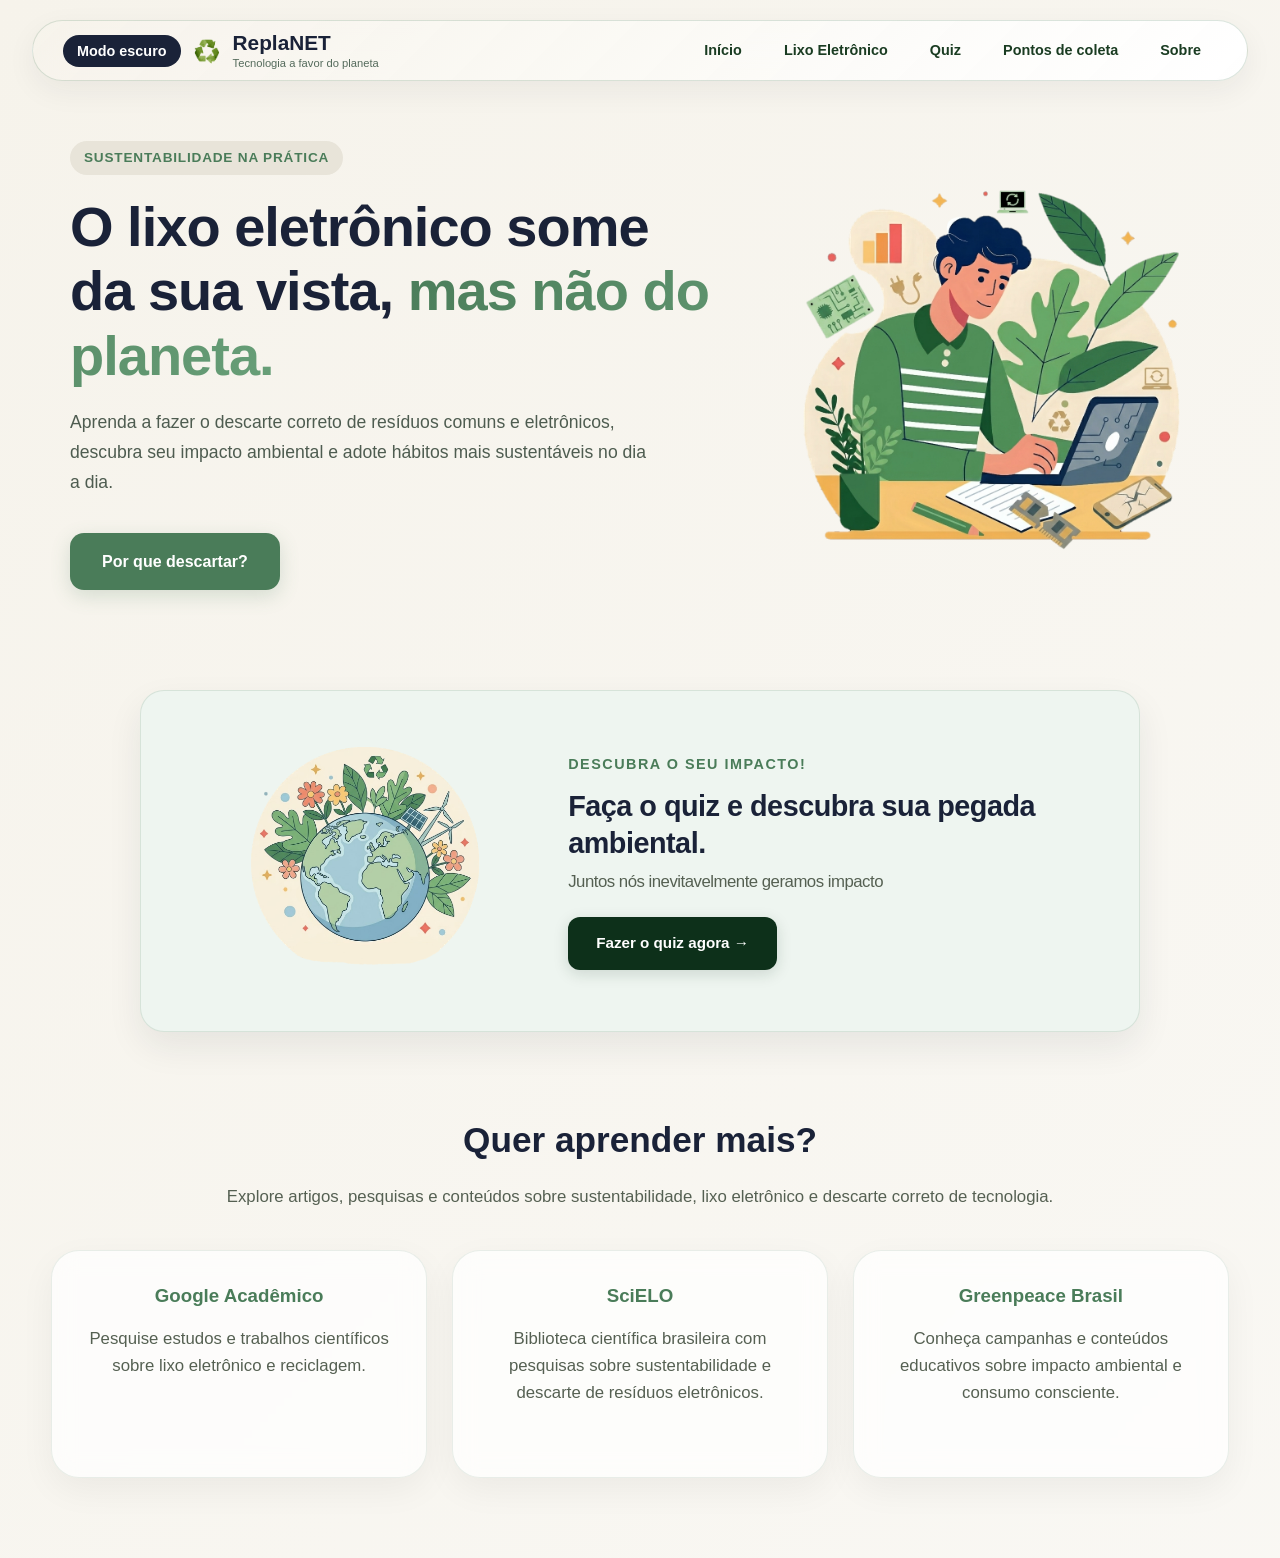
<file: index.html>
<!DOCTYPE html>
<html lang="pt-br">
<head>
  <meta charset="UTF-8">
  <meta name="viewport" content="width=device-width, initial-scale=1.0">
  <meta http-equiv="X-UA-Compatible" content="IE=edge">
  <meta name="description" content="Conheça a ReplaNET e descubra como a tecnologia trabalha a favor do planeta através da conscientização e do descarte correto de lixo eletrônico.">
  <meta name="keywords" content="sustentabilidade,descarte,lixo">
  <meta name="author" content="Guilherme Rocha de Aguiar">
  
  <link rel="icon" type="image/png" href="img/nomelegalpraeulembrar.png">
  
  <link rel="stylesheet" href="main.css">
  <title>ReplaNET</title>
</head>

<body>
  <nav>
    <header>
      <button id="darkmode">Modo escuro</button>
      <img src="img/pngsimboloreciclagem.png" alt="Ícone de reciclagem">
      <div>
        ReplaNET
        <small>Tecnologia a favor do planeta</small>
      </div>
    </header>

    <div class="nav-links">
      <a href="index.html">Início</a>
      <a href="lixoeletro.html">Lixo Eletrônico</a>
      <a href="quiz.html">Quiz</a>
      <a href="https://www.google.com/maps/search/pontos+de+coleta+de+lixo+eletronico+proximo/" target="_blank">Pontos de coleta</a>
      <a href="sobre.html">Sobre</a>
    </div>
    
  </nav>

  <main class="hero">
    <div class="hero-texto">
      <p class="subtitulo-topo">Sustentabilidade na prática</p>

      <h1>
        O lixo eletrônico some da sua vista,<span> mas não do planeta.</span>
      </h1>
      <p class="descricao-topo">
        Aprenda a fazer o descarte correto de resíduos comuns e eletrônicos,
        descubra seu impacto ambiental e adote hábitos mais sustentáveis no dia a dia.
      </p>

      <a href="descarte.html" class="botao">Por que descartar?</a>
    </div>

    <div class="hero-imagem">
      <img src="img/1779429134706.png" alt="Um homem mexendo em um computador com utensílios eletrônicos, plantas e elementos de computação ao seu redor">
    </div>
  </main>
  <footer>
  <div class="footer-imagem">
    <img src="img/1779431098648.png" alt="Imagem do planeta Terra cercado por vegetação e objetos elétricos.">
  </div>

  <div class="footer-conteudo">
    <h4>Descubra o seu impacto!</h4>

    <h3>Faça o quiz e descubra sua pegada ambiental.</h3>

    <h3>Juntos nós inevitavelmente geramos impacto</h3>

    <a href="quiz.html" class="botao-footer">
      Fazer o quiz agora →
    </a>
  </div>
</footer>

<section class="artigos">
  <h2>Quer aprender mais?</h2>

  <p>
    Explore artigos, pesquisas e conteúdos sobre sustentabilidade,
    lixo eletrônico e descarte correto de tecnologia.
  </p>

  <div class="artigos-grid">

    <a
  href="https://scholar.google.com.br/scholar?q=descarte+correto+de+lixo+eletronico"
  target="_blank"
  class="artigo-card"
>
  <h3>Google Acadêmico</h3>

  <p>
    Pesquise estudos e trabalhos científicos sobre lixo eletrônico
    e reciclagem.
  </p>
</a>

<a
  href="https://www.scielo.br"
  target="_blank"
  class="artigo-card"
>
  <h3>SciELO</h3>

  <p>
    Biblioteca científica brasileira com pesquisas sobre sustentabilidade
    e descarte de resíduos eletrônicos.
  </p>
</a>

<a
  href="https://www.greenpeace.org/brasil/"
  target="_blank"
  class="artigo-card"
>
  <h3>Greenpeace Brasil</h3>

  <p>
    Conheça campanhas e conteúdos educativos sobre impacto ambiental
    e consumo consciente.
  </p>
</a>

  </div>
</section>

<script src="app.js"></script>
  <script src="app.js"></script>
</body>
</html>
</file>
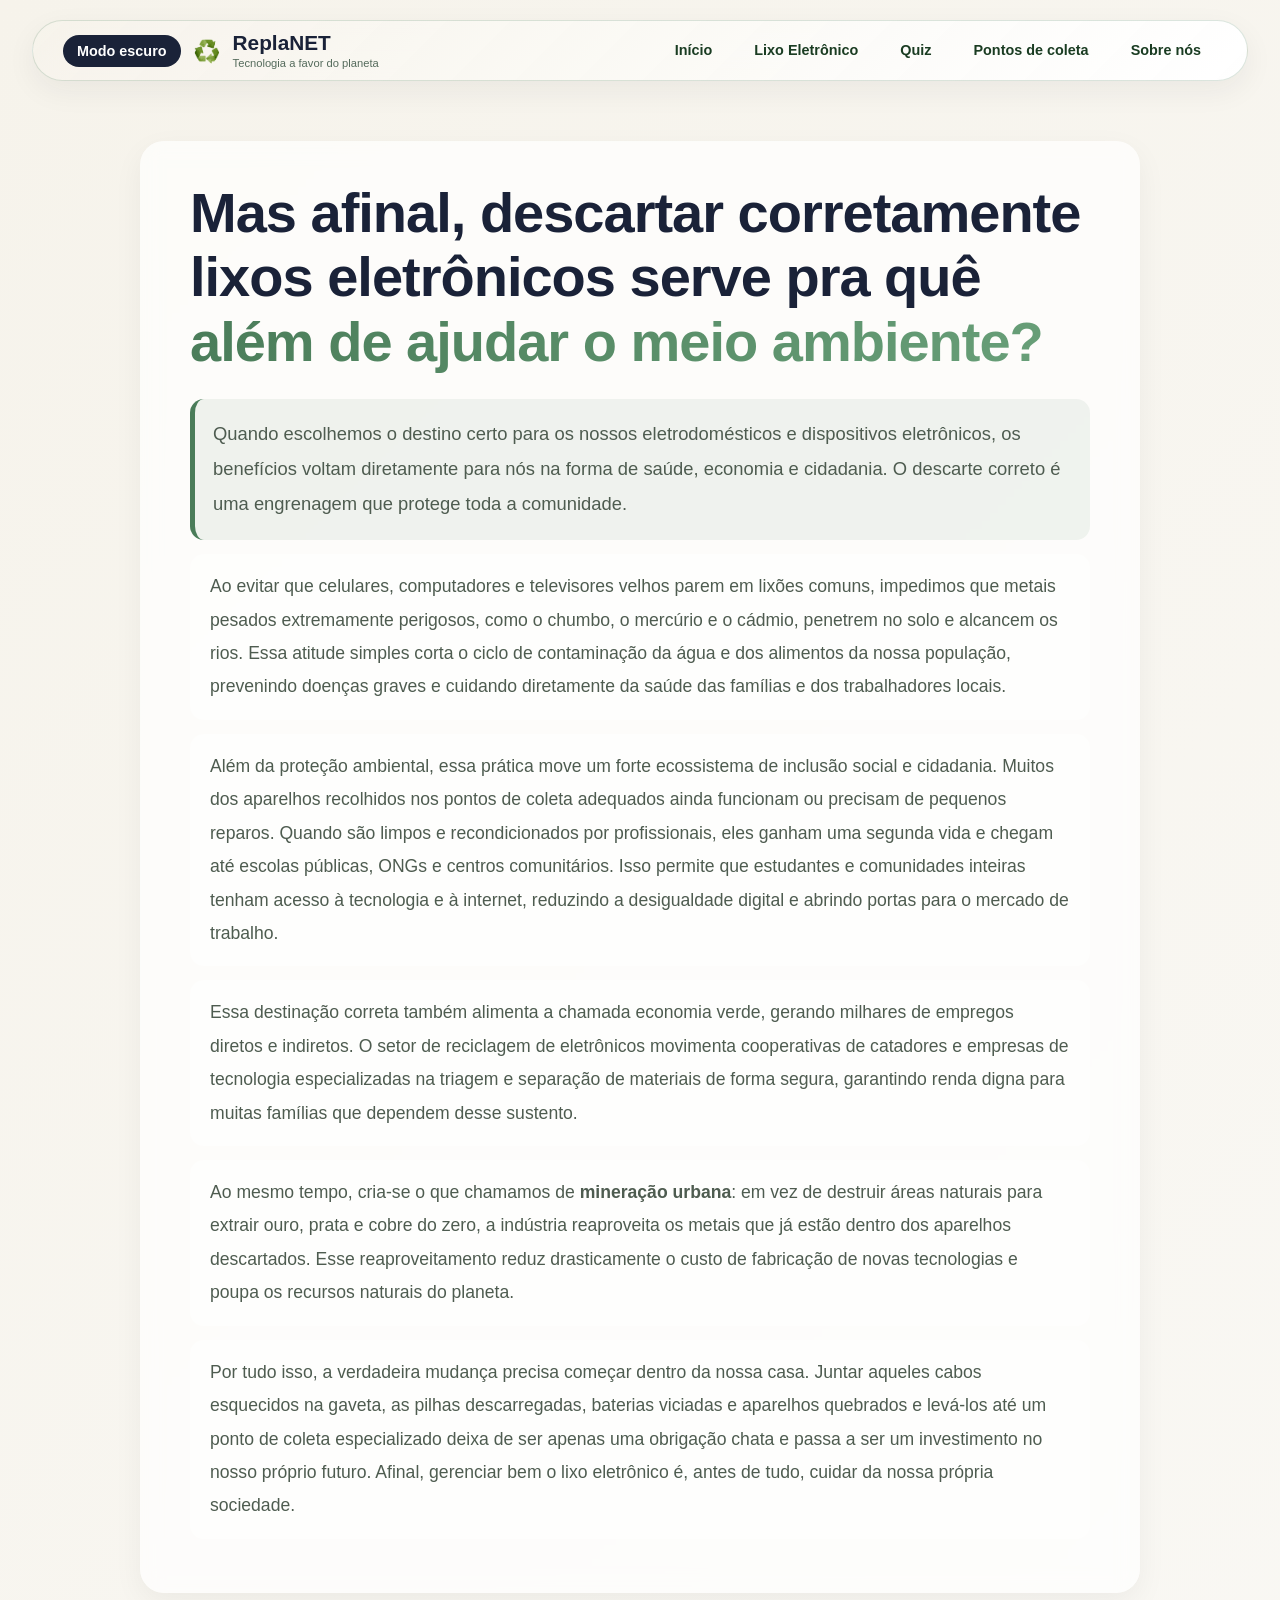
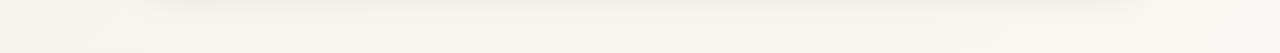
<file: descarte.html>
<!DOCTYPE html>
<html lang="pt-br">
<head>
  <meta charset="UTF-8">
  <meta name="viewport" content="width=device-width, initial-scale=1.0">
  <meta http-equiv="X-UA-Compatible" content="IE=edge">
  <meta name="description" content="Descubra por que descartar eletrodomésticos e celulares velhos corretamente previne doenças, gera inclusão digital e move a economia verde.">
  <meta name="keywords" content="sustentabilidade,descarte,lixo">
  <meta name="author" content="Guilherme Rocha de Aguiar">
  
  <link rel="icon" type="image/png" href="img/nomelegalpraeulembrar.png">
  
  <link rel="stylesheet" href="main.css">
  <title>Descarte Correto | ReplaNET</title>
</head>

<body>

  <nav>
    <header>
      <button id="darkmode">Modo escuro</button>
      <img src="img/pngsimboloreciclagem.png" alt="Ícone de reciclagem">
      <div>
        ReplaNET
        <small>Tecnologia a favor do planeta</small>
      </div>
    </header>

    <div class="nav-links">
      <a href="index.html">Início</a>
      <a href="lixoeletro.html">Lixo Eletrônico</a>
      <a href="quiz.html">Quiz</a>
      <a href="https://www.google.com/maps/search/pontos+de+coleta+de+lixo+eletronico+proximo/" target="_blank">Pontos de coleta</a>
      <a href="sobre.html">Sobre nós</a>
    </div>
  </nav>

 <main class="pagina pagina-descarte">
  <article class="artigo-conteudo artigo-premium">
      <h1>Mas afinal, descartar corretamente lixos eletrônicos serve pra quê <span>além de ajudar o meio ambiente?</span></h1>
      
      <p class="introducao">Quando escolhemos o destino certo para os nossos eletrodomésticos e dispositivos eletrônicos, os benefícios voltam diretamente para nós na forma de saúde, economia e cidadania. O descarte correto é uma engrenagem que protege toda a comunidade.</p>
      
      <p>Ao evitar que celulares, computadores e televisores velhos parem em lixões comuns, impedimos que metais pesados extremamente perigosos, como o chumbo, o mercúrio e o cádmio, penetrem no solo e alcancem os rios. Essa atitude simples corta o ciclo de contaminação da água e dos alimentos da nossa população, prevenindo doenças graves e cuidando diretamente da saúde das famílias e dos trabalhadores locais.</p>
      
      <p>Além da proteção ambiental, essa prática move um forte ecossistema de inclusão social e cidadania. Muitos dos aparelhos recolhidos nos pontos de coleta adequados ainda funcionam ou precisam de pequenos reparos. Quando são limpos e recondicionados por profissionais, eles ganham uma segunda vida e chegam até escolas públicas, ONGs e centros comunitários. Isso permite que estudantes e comunidades inteiras tenham acesso à tecnologia e à internet, reduzindo a desigualdade digital e abrindo portas para o mercado de trabalho.</p>
      
      <p>Essa destinação correta também alimenta a chamada economia verde, gerando milhares de empregos diretos e indiretos. O setor de reciclagem de eletrônicos movimenta cooperativas de catadores e empresas de tecnologia especializadas na triagem e separação de materiais de forma segura, garantindo renda digna para muitas famílias que dependem desse sustento.</p>
      
      <p>Ao mesmo tempo, cria-se o que chamamos de <strong>mineração urbana</strong>: em vez de destruir áreas naturais para extrair ouro, prata e cobre do zero, a indústria reaproveita os metais que já estão dentro dos aparelhos descartados. Esse reaproveitamento reduz drasticamente o custo de fabricação de novas tecnologias e poupa os recursos naturais do planeta.</p>
      
      <p>Por tudo isso, a verdadeira mudança precisa começar dentro da nossa casa. Juntar aqueles cabos esquecidos na gaveta, as pilhas descarregadas, baterias viciadas e aparelhos quebrados e levá-los até um ponto de coleta especializado deixa de ser apenas uma obrigação chata e passa a ser um investimento no nosso próprio futuro. Afinal, gerenciar bem o lixo eletrônico é, antes de tudo, cuidar da nossa própria sociedade.</p>
    </article>
  </main>

  <script src="app.js"></script>
</body>
</html>
</file>
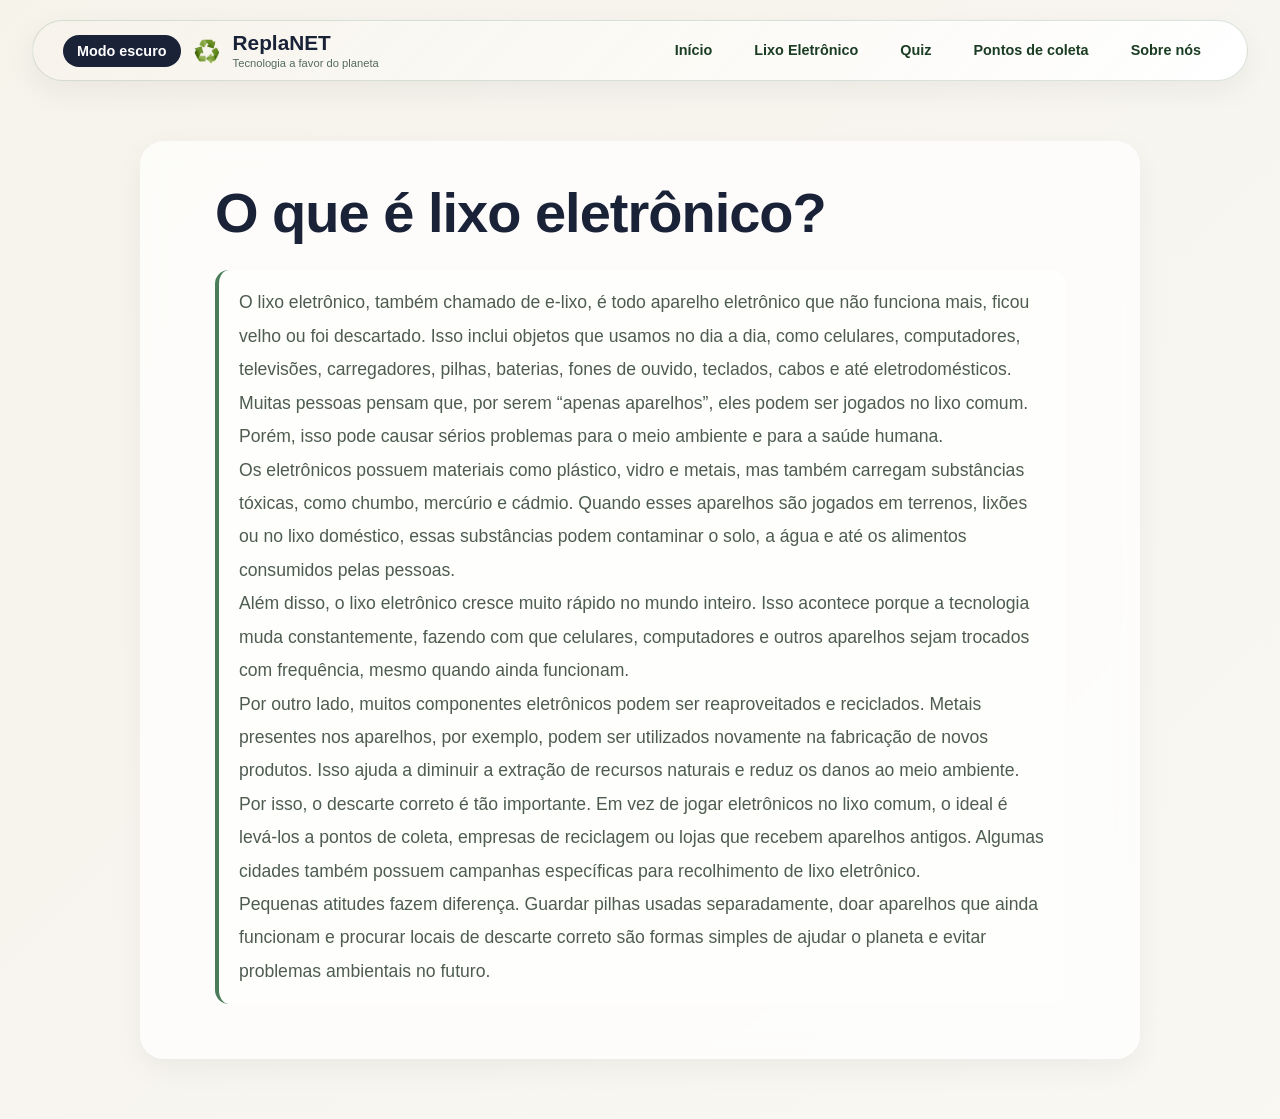
<file: lixoeletro.html>
<!DOCTYPE html>
<html lang="pt-br">
<head>
  <meta charset="UTF-8">
  <meta name="viewport" content="width=device-width, initial-scale=1.0">
  <meta http-equiv="X-UA-Compatible" content="IE=edge">
  <meta name="description" content="Entenda o que é o lixo eletrônico, quais os impactos causados pelo descarte inadequado e como a poluição tecnológica afeta a nossa saúde.">
  <meta name="keywords" content="sustentabilidade,descarte,lixo">
  <meta name="author" content="Guilherme Rocha de Aguiar">
  
  <link rel="icon" type="image/png" href="img/nomelegalpraeulembrar.png">
  
  <link rel="stylesheet" href="main.css">
  <title>Lixo Eletrônico | ReplaNET</title>
</head>

<body>

  <nav>
    <header>
      <button id="darkmode">Modo escuro</button>

      <img src="img/pngsimboloreciclagem.png" alt="Ícone de reciclagem">

      <div>
        ReplaNET
        <small>Tecnologia a favor do planeta</small>
      </div>
    </header>

    <div class="nav-links">
      <a href="index.html">Início</a>
      <a href="lixoeletro.html">Lixo Eletrônico</a>
      <a href="quiz.html">Quiz</a>
      <a href="https://www.google.com/maps/search/pontos+de+coleta+de+lixo+eletronico+proximo/" target="_blank">Pontos de coleta</a>
      <a href="sobre.html">Sobre nós</a>
    </div>
  </nav>

<main class="pagina pagina-lixo">
  <section class="artigo">

    <h1>O que é lixo eletrônico?</h1>
    <p>O lixo eletrônico, também chamado de e-lixo, é todo aparelho eletrônico que não funciona mais, ficou velho ou foi descartado. Isso inclui objetos que usamos no dia a dia, como celulares, computadores, televisões, carregadores, pilhas, baterias, fones de ouvido, teclados, cabos e até eletrodomésticos.
    <br>
    Muitas pessoas pensam que, por serem “apenas aparelhos”, eles podem ser jogados no lixo comum. Porém, isso pode causar sérios problemas para o meio ambiente e para a saúde humana.
    <br>
    Os eletrônicos possuem materiais como plástico, vidro e metais, mas também carregam substâncias tóxicas, como chumbo, mercúrio e cádmio. Quando esses aparelhos são jogados em terrenos, lixões ou no lixo doméstico, essas substâncias podem contaminar o solo, a água e até os alimentos consumidos pelas pessoas.
    <br>
    Além disso, o lixo eletrônico cresce muito rápido no mundo inteiro. Isso acontece porque a tecnologia muda constantemente, fazendo com que celulares, computadores e outros aparelhos sejam trocados com frequência, mesmo quando ainda funcionam.
    <br>
    Por outro lado, muitos componentes eletrônicos podem ser reaproveitados e reciclados. Metais presentes nos aparelhos, por exemplo, podem ser utilizados novamente na fabricação de novos produtos. Isso ajuda a diminuir a extração de recursos naturais e reduz os danos ao meio ambiente.
    <br>
    Por isso, o descarte correto é tão importante. Em vez de jogar eletrônicos no lixo comum, o ideal é levá-los a pontos de coleta, empresas de reciclagem ou lojas que recebem aparelhos antigos. Algumas cidades também possuem campanhas específicas para recolhimento de lixo eletrônico.
    <br>
    Pequenas atitudes fazem diferença. Guardar pilhas usadas separadamente, doar aparelhos que ainda funcionam e procurar locais de descarte correto são formas simples de ajudar o planeta e evitar problemas ambientais no futuro.</p>
    </section>
    </main>
<script src="app.js"></script>
</body>
</html>
</file>
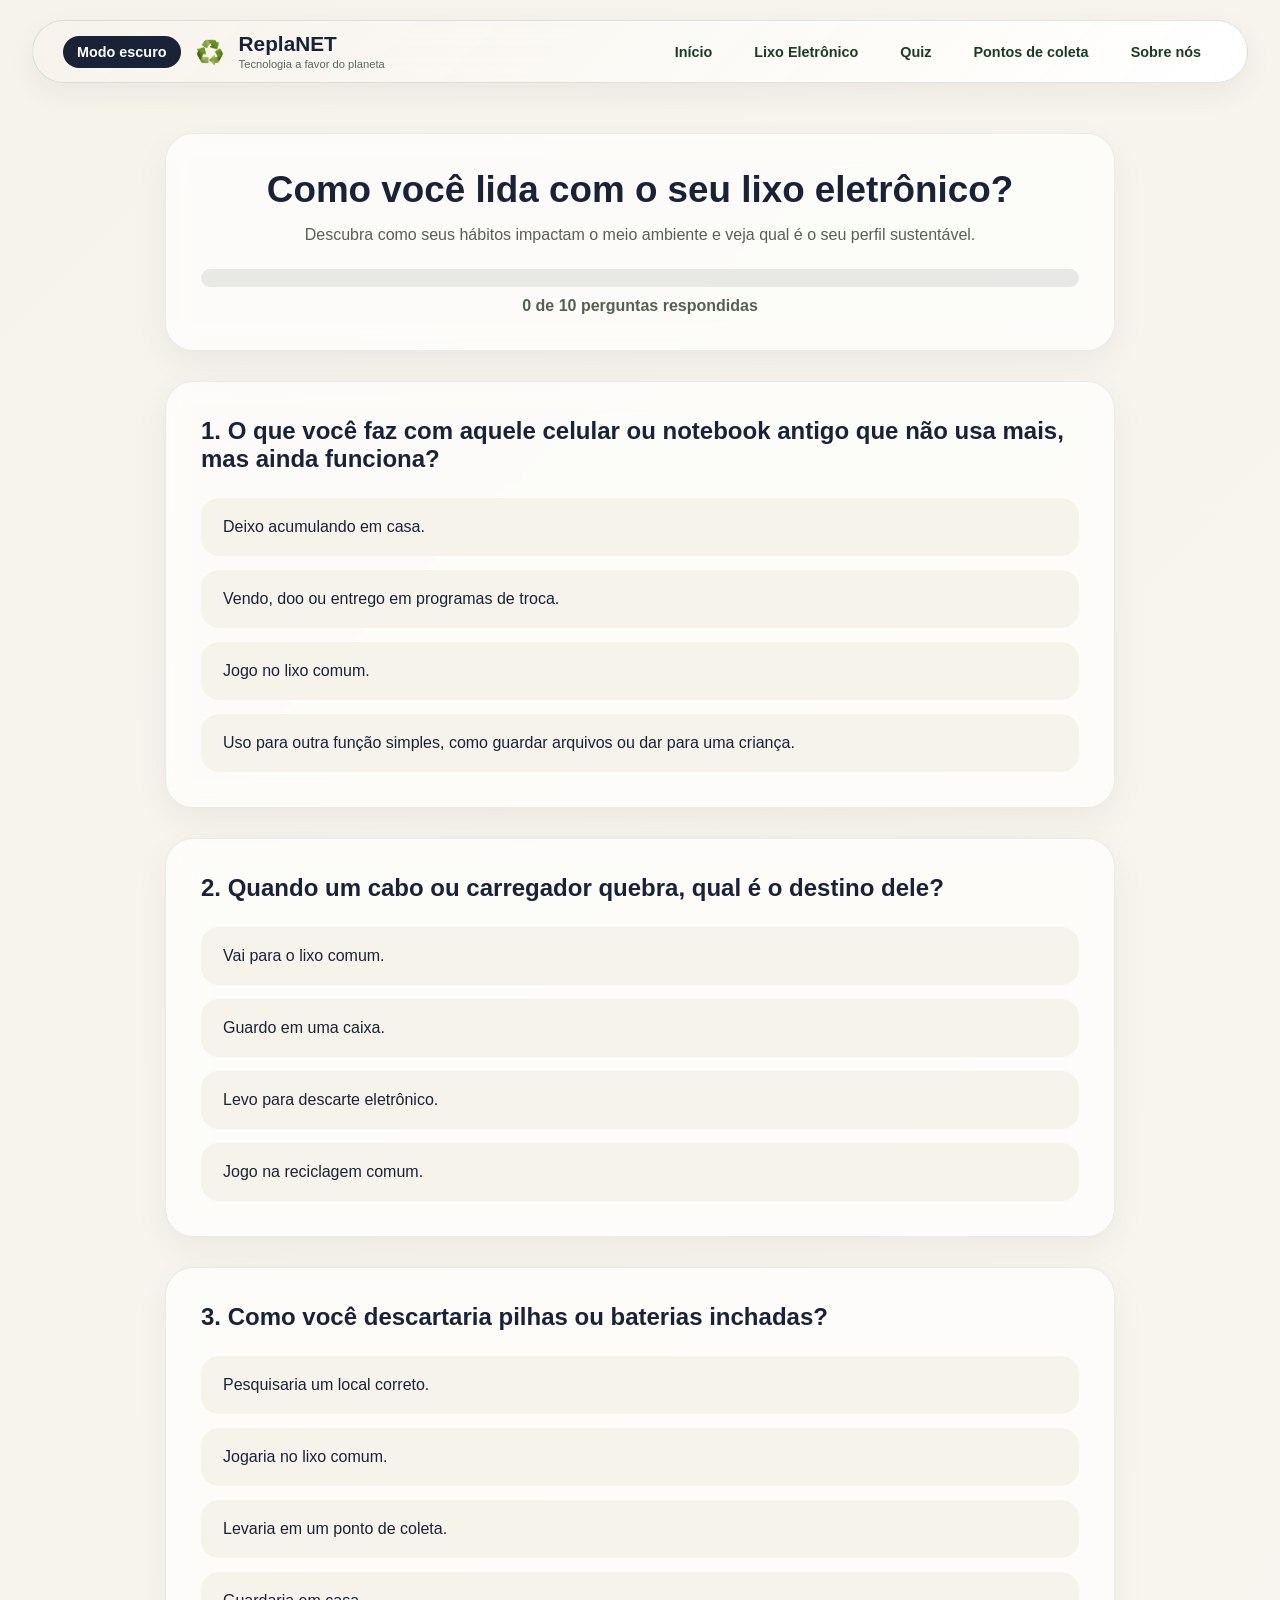
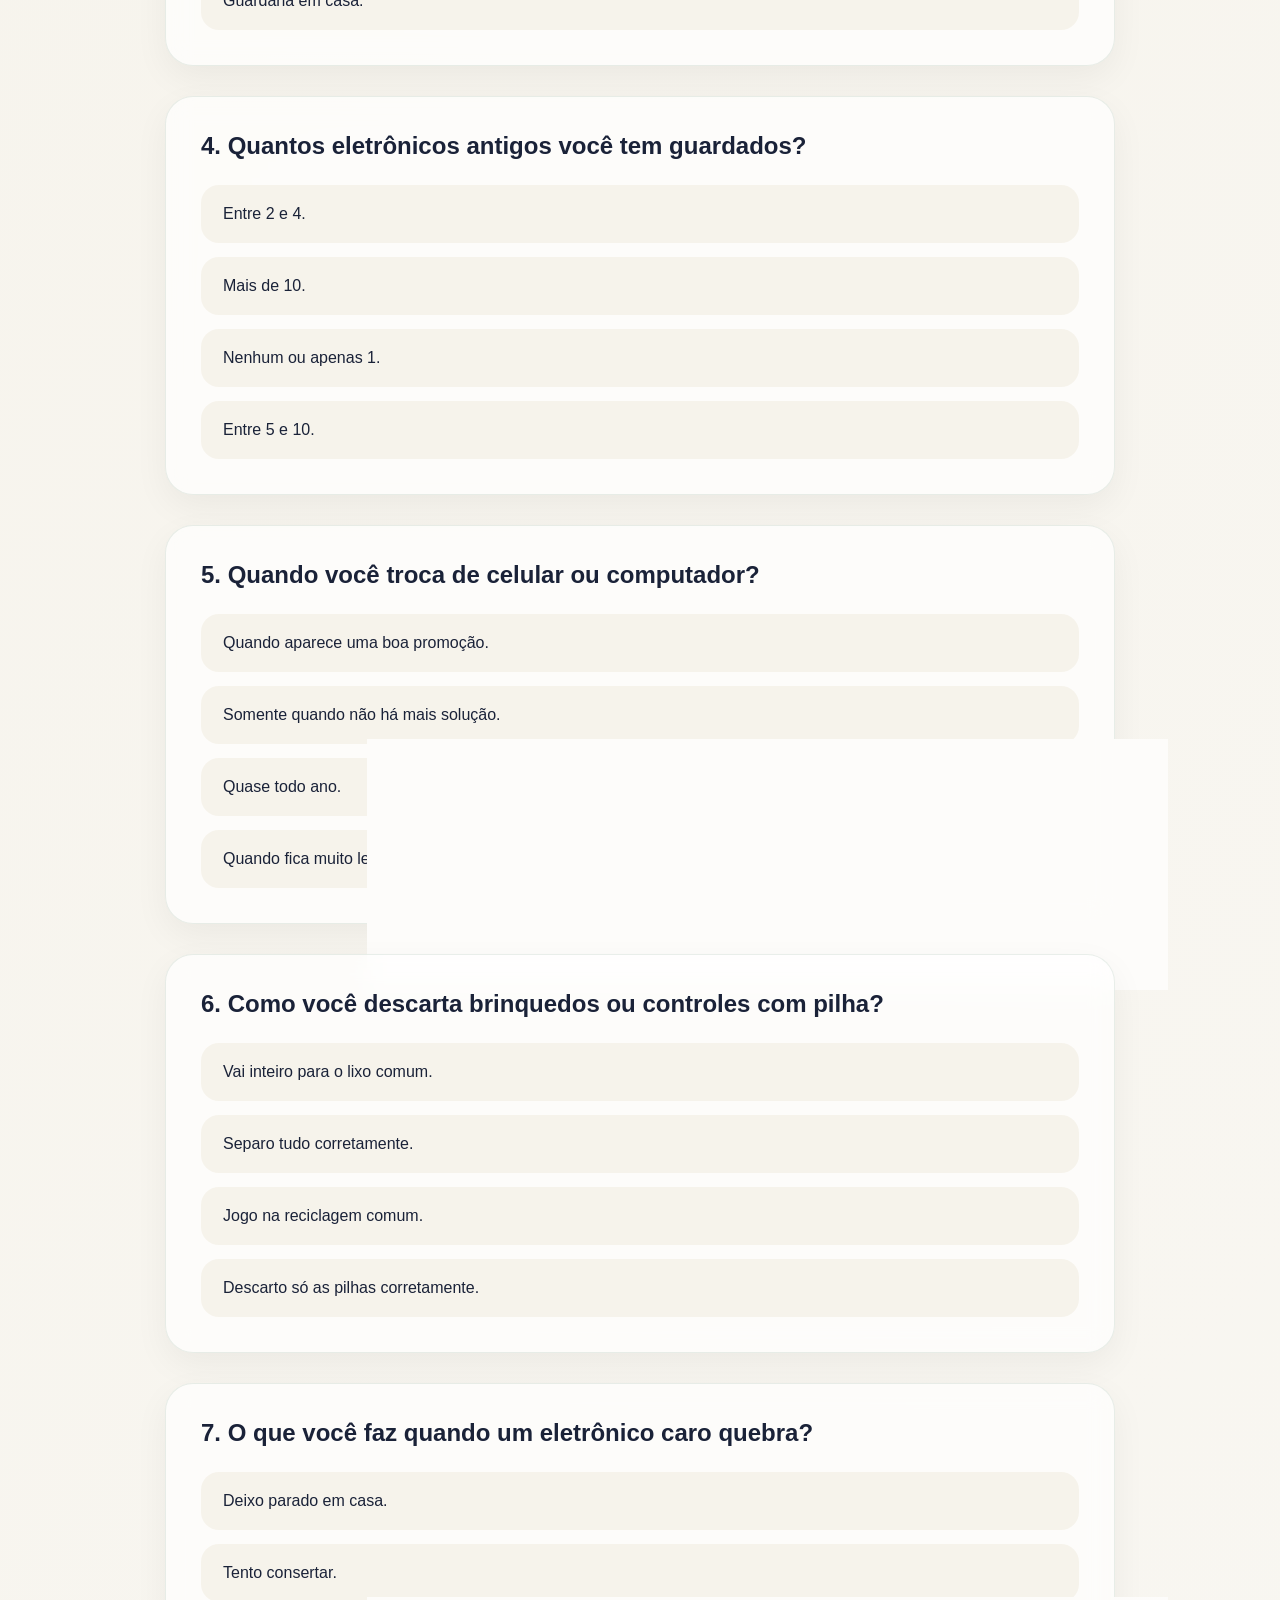
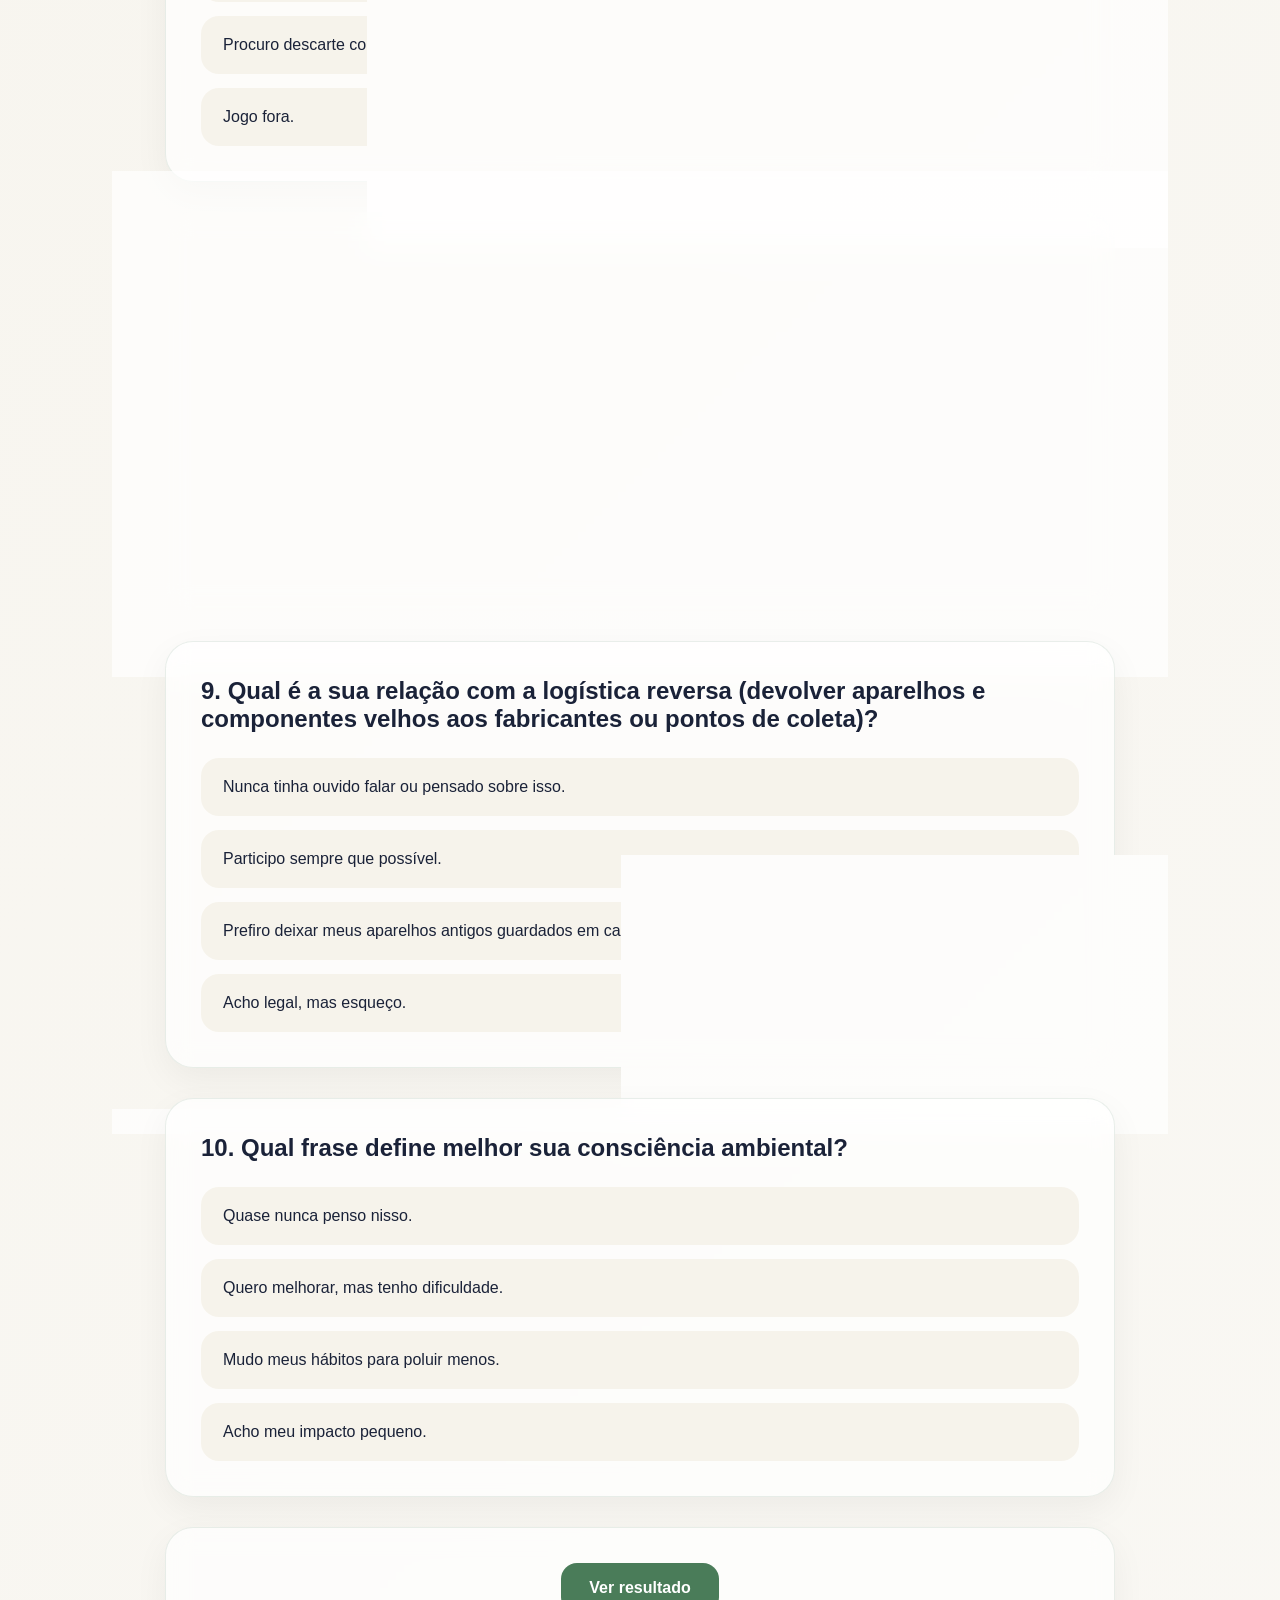
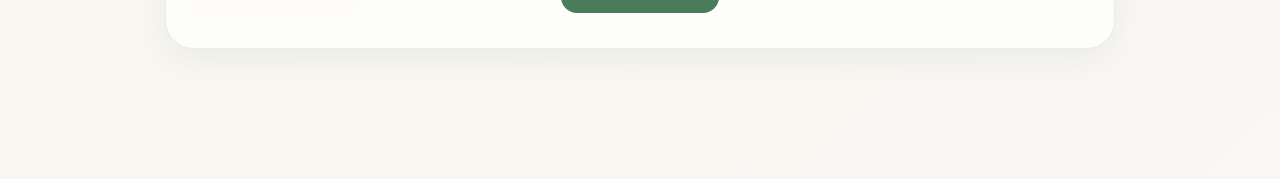
<file: quiz.html>
<!DOCTYPE html>
<html lang="pt-br">
<head>
  <meta charset="UTF-8">
  <meta name="viewport" content="width=device-width, initial-scale=1.0">
  <meta http-equiv="X-UA-Compatible" content="IE=edge">
  <meta name="description" content="Será que você sabe reciclar tecnologia? Faça o Quiz ReplaNET, teste seus conhecimentos sobre sustentabilidade e aprenda a cuidar do planeta.">
  <meta name="keywords" content="sustentabilidade,descarte,lixo">
  <meta name="author" content="Guilherme Rocha de Aguiar">
  
  <link rel="icon" type="image/png" href="img/nomelegalpraeulembrar.png">
  
  <link rel="stylesheet" href="quiz.css">
  <title>Quiz</title>
</head>
<body>
  <nav>
  <header>
    <button id="darkmode">Modo escuro</button>
    <img src="img/pngsimboloreciclagem.png" alt="Ícone de reciclagem">

    <div>
      ReplaNET
      <small>Tecnologia a favor do planeta</small>
    </div>
  </header>

  <div class="nav-links">
    <a href="index.html">Início</a>
    <a href="lixoeletro.html">Lixo Eletrônico</a>
    <a href="quiz.html">Quiz</a>
    <a href="https://www.google.com/maps/search/pontos+de+coleta+de+lixo+eletronico+proximo/" target="_blank">
      Pontos de coleta
    </a>
    <a href="sobre.html">Sobre nós</a>
  </div>
</nav>
  <main class="quiz">

  <section class="quiz-topo">
    <h1>Como você lida com o seu lixo eletrônico?</h1>

    <p>
      Descubra como seus hábitos impactam o meio ambiente e veja
      qual é o seu perfil sustentável.
    </p>

    <div class="progresso-container">
      <div class="progresso-barra" id="progressobar"></div>
    </div>

    <p id="progresso-texto">0 de 10 perguntas respondidas</p>
  </section>

  <section>
  <h2>1. O que você faz com aquele celular ou notebook antigo que não usa mais, mas ainda funciona?</h2>

  <form>
    <input type="radio" id="p1a" name="p1" value="1">
    <label for="p1a">Deixo acumulando em casa.</label>

    <input type="radio" id="p1b" name="p1" value="3">
    <label for="p1b">Vendo, doo ou entrego em programas de troca.</label>

    <input type="radio" id="p1c" name="p1" value="0">
    <label for="p1c">Jogo no lixo comum.</label>

    <input type="radio" id="p1d" name="p1" value="2">
    <label for="p1d">Uso para outra função simples, como guardar arquivos ou dar para uma criança.</label>
  </form>
</section>

<section>
  <h2>2. Quando um cabo ou carregador quebra, qual é o destino dele?</h2>

  <form>
    <input type="radio" id="p2a" name="p2" value="0">
    <label for="p2a">Vai para o lixo comum.</label>

    <input type="radio" id="p2b" name="p2" value="2">
    <label for="p2b">Guardo em uma caixa.</label>

    <input type="radio" id="p2c" name="p2" value="3">
    <label for="p2c">Levo para descarte eletrônico.</label>

    <input type="radio" id="p2d" name="p2" value="1">
    <label for="p2d">Jogo na reciclagem comum.</label>
  </form>
</section>

<section>
  <h2>3. Como você descartaria pilhas ou baterias inchadas?</h2>

  <form>
    <input type="radio" id="p3a" name="p3" value="2">
    <label for="p3a">Pesquisaria um local correto.</label>

    <input type="radio" id="p3b" name="p3" value="0">
    <label for="p3b">Jogaria no lixo comum.</label>

    <input type="radio" id="p3c" name="p3" value="3">
    <label for="p3c">Levaria em um ponto de coleta.</label>

    <input type="radio" id="p3d" name="p3" value="1">
    <label for="p3d">Guardaria em casa.</label>
  </form>
</section>

<section>
  <h2>4. Quantos eletrônicos antigos você tem guardados?</h2>

  <form>
    <input type="radio" id="p4a" name="p4" value="2">
    <label for="p4a">Entre 2 e 4.</label>

    <input type="radio" id="p4b" name="p4" value="0">
    <label for="p4b">Mais de 10.</label>

    <input type="radio" id="p4c" name="p4" value="3">
    <label for="p4c">Nenhum ou apenas 1.</label>

    <input type="radio" id="p4d" name="p4" value="1">
    <label for="p4d">Entre 5 e 10.</label>
  </form>
</section>

<section>
  <h2>5. Quando você troca de celular ou computador?</h2>

  <form>
    <input type="radio" id="p5a" name="p5" value="1">
    <label for="p5a">Quando aparece uma boa promoção.</label>

    <input type="radio" id="p5b" name="p5" value="3">
    <label for="p5b">Somente quando não há mais solução.</label>

    <input type="radio" id="p5c" name="p5" value="0">
    <label for="p5c">Quase todo ano.</label>

    <input type="radio" id="p5d" name="p5" value="2">
    <label for="p5d">Quando fica muito lento.</label>
  </form>
</section>

<section>
  <h2>6. Como você descarta brinquedos ou controles com pilha?</h2>

  <form>
    <input type="radio" id="p6a" name="p6" value="0">
    <label for="p6a">Vai inteiro para o lixo comum.</label>

    <input type="radio" id="p6b" name="p6" value="3">
    <label for="p6b">Separo tudo corretamente.</label>

    <input type="radio" id="p6c" name="p6" value="1">
    <label for="p6c">Jogo na reciclagem comum.</label>

    <input type="radio" id="p6d" name="p6" value="2">
    <label for="p6d">Descarto só as pilhas corretamente.</label>
  </form>
</section>

<section>
  <h2>7. O que você faz quando um eletrônico caro quebra?</h2>

  <form>
    <input type="radio" id="p7a" name="p7" value="1">
    <label for="p7a">Deixo parado em casa.</label>

    <input type="radio" id="p7b" name="p7" value="3">
    <label for="p7b">Tento consertar.</label>

    <input type="radio" id="p7c" name="p7" value="2">
    <label for="p7c">Procuro descarte correto.</label>

    <input type="radio" id="p7d" name="p7" value="0">
    <label for="p7d">Jogo fora.</label>
  </form>
</section>

<section>
  <h2>8. Como você escolhe acessórios eletrônicos?</h2>

  <form>
    <input type="radio" id="p8a" name="p8" value="2">
    <label for="p8a">Busco equilíbrio entre preço e qualidade.</label>

    <input type="radio" id="p8b" name="p8" value="0">
    <label for="p8b">Compro vários descartáveis.</label>

    <input type="radio" id="p8c" name="p8" value="3">
    <label for="p8c">Prefiro produtos duráveis.</label>

    <input type="radio" id="p8d" name="p8" value="1">
    <label for="p8d">Compro os mais baratos.</label>
  </form>
</section>

<section>
  <h2>9. Qual é a sua relação com a logística reversa (devolver aparelhos e componentes velhos aos fabricantes ou pontos de coleta)?</h2>

  <form>
    <input type="radio" id="p9a" name="p9" value="1">
    <label for="p9a">Nunca tinha ouvido falar ou pensado sobre isso.</label>

    <input type="radio" id="p9b" name="p9" value="3">
    <label for="p9b">Participo sempre que possível.</label>

    <input type="radio" id="p9c" name="p9" value="0">
    <label for="p9c">Prefiro deixar meus aparelhos antigos guardados em casa.</label>

    <input type="radio" id="p9d" name="p9" value="2">
    <label for="p9d">Acho legal, mas esqueço.</label>
  </form>
</section>

<section>
  <h2>10. Qual frase define melhor sua consciência ambiental?</h2>

  <form>
    <input type="radio" id="p10a" name="p10" value="0">
    <label for="p10a">Quase nunca penso nisso.</label>

    <input type="radio" id="p10b" name="p10" value="2">
    <label for="p10b">Quero melhorar, mas tenho dificuldade.</label>

    <input type="radio" id="p10c" name="p10" value="3">
    <label for="p10c">Mudo meus hábitos para poluir menos.</label>

    <input type="radio" id="p10d" name="p10" value="1">
    <label for="p10d">Acho meu impacto pequeno.</label>
  </form>
</section>

<section class="resultado-section">
  <button id="finalizarquiz">Ver resultado</button>

  <div id="resultado"></div>
</section>

</main>
  <script src="app.js"></script>
    
</body>
</html>
</file>
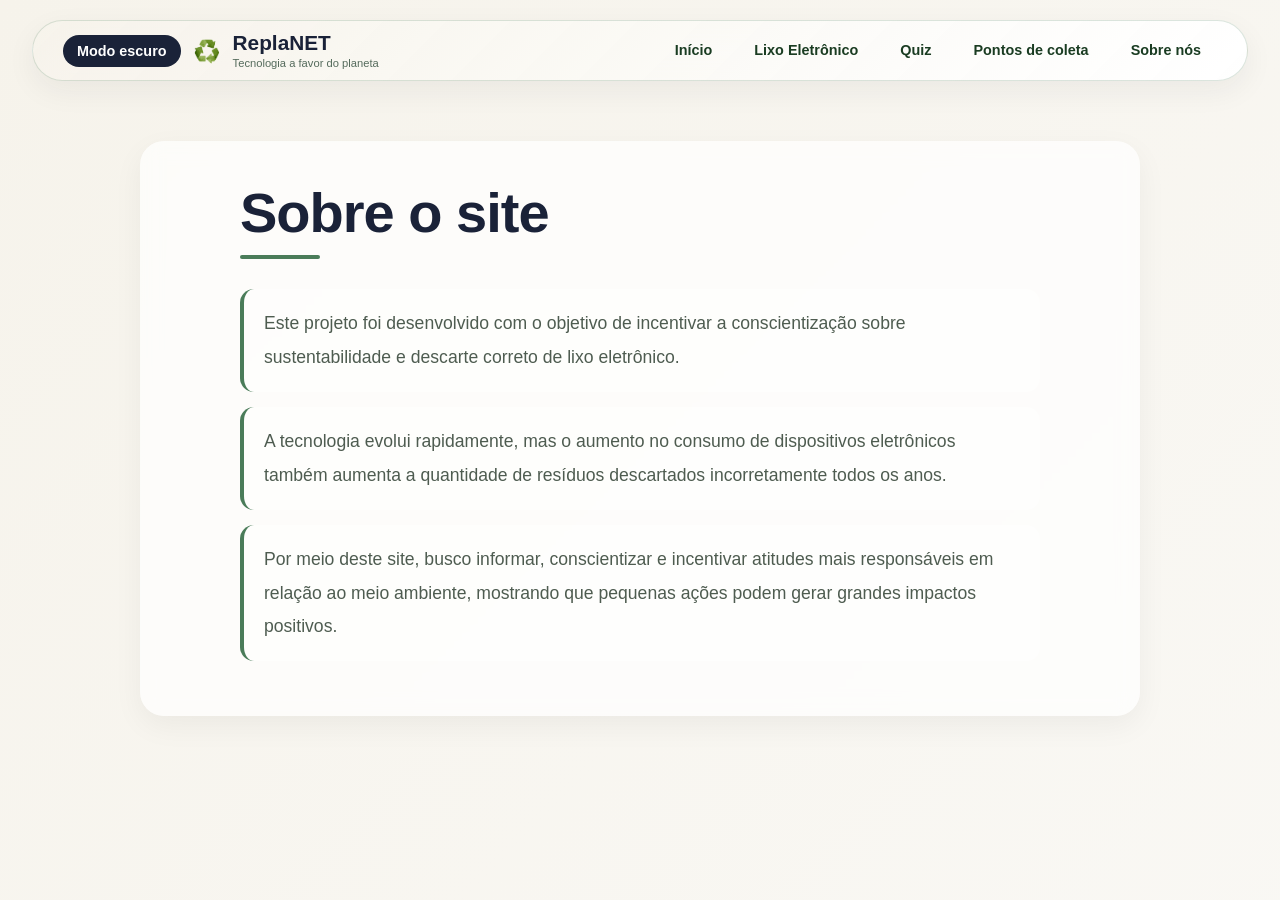
<file: sobre.html>
<!DOCTYPE html>
<html lang="pt-br">
<head>
  <meta charset="UTF-8">
  <meta name="viewport" content="width=device-width, initial-scale=1.0">
  <meta http-equiv="X-UA-Compatible" content="IE=edge">
  <meta name="description" content="Saiba quem sou e conheça como a ReplaNET foi criada. Minha missão é conectar pessoas à sustentabilidade e criar soluções para o futuro do e-lixo.">
  <meta name="keywords" content="sustentabilidade,descarte,lixo">
  <meta name="author" content="Guilherme Rocha de Aguiar">
  
  <link rel="icon" type="image/png" href="img/nomelegalpraeulembrar.png">
  
  <link rel="stylesheet" href="main.css">
  <title>Sobre nós | ReplaNET</title>
</head>

<body>

  <nav>
    <header>
      <button id="darkmode">Modo escuro</button>

      <img src="img/pngsimboloreciclagem.png" alt="Ícone de reciclagem">

      <div>
        ReplaNET
        <small>Tecnologia a favor do planeta</small>
      </div>
    </header>

    <div class="nav-links">
      <a href="index.html">Início</a>
      <a href="lixoeletro.html">Lixo Eletrônico</a>
      <a href="quiz.html">Quiz</a>
      <a href="https://www.google.com/maps/search/pontos+de+coleta+de+lixo+eletronico+proximo/" target="_blank">Pontos de coleta</a>
      <a href="sobre.html">Sobre nós</a>
    </div>
  </nav>

 <main class="pagina pagina-sobre">
  <section class="conteudo-sobre">
    <h1>Sobre o site</h1>

    <p>
      Este projeto foi desenvolvido com o objetivo de incentivar a conscientização sobre sustentabilidade e descarte correto de lixo eletrônico.
    </p>

    <p>
      A tecnologia evolui rapidamente, mas o aumento no consumo de dispositivos eletrônicos também aumenta a quantidade de resíduos descartados incorretamente todos os anos.
    </p>

    <p>
      Por meio deste site, busco informar, conscientizar e incentivar atitudes mais responsáveis em relação ao meio ambiente, mostrando que pequenas ações podem gerar grandes impactos positivos.
    </p>
    </section>
  </main>

  <script src="app.js"></script>

</body>
</html>
</file>
<file: main.css>
/* os resets e configuracao geral do body */
* {
  margin: 0;
  padding: 0;
  box-sizing: border-box;
  font-family: "Inter", "Segoe UI", Arial, sans-serif;
}

html,
body {
  width: 100%;
  max-width: 100%;
  overflow-x: hidden;
}

body {
  background: linear-gradient(
    135deg,
    #f6f3eb,
    #faf9f6,
    #edf3ee,
    #f6f3eb
  );

  background-size: 400% 400%;

  animation: mudarFundo 15s ease infinite;

  color: #1a2e22;

  line-height: 1.6;
}

@keyframes mudarFundo {
  0% {
    background-position: 0% 50%;
  }

  50% {
    background-position: 100% 50%;
  }

  100% {
    background-position: 0% 50%;
  }
}

/* aqui comeca a barra de navegacao e os links do menu */
nav {
  display: flex;
  justify-content: space-between;
  align-items: center;

  padding: 10px 30px;

  position: sticky;
  top: 15px;

  z-index: 1000;

  max-width: 95%;

  margin: 20px auto;

  border-radius: 50px;

  background: linear-gradient(
    135deg,
    rgba(246, 243, 235, 0.9),
    rgba(255, 255, 255, 0.98)
  );

  backdrop-filter: blur(15px);
  -webkit-backdrop-filter: blur(15px);

  border: 1px solid rgba(74, 124, 89, 0.2);

  box-shadow: 0 10px 30px rgba(26, 34, 56, 0.06);

  animation: navFlutuar 6s ease-in-out infinite;
}

@keyframes navFlutuar {
  0%,
  100% {
    transform: translateY(0);

    box-shadow: 0 10px 30px rgba(26, 34, 56, 0.06);
  }

  50% {
    transform: translateY(-4px);

    box-shadow: 0 15px 35px rgba(74, 124, 89, 0.1);
  }
}

header {
  display: flex;
  flex-direction: row;
  align-items: center;

  gap: 10px;

  background: transparent;

  font-size: 1.3rem;
  font-weight: 800;

  color: #1a2238;

  text-align: left;

  padding: 0;
}

header img {
  width: 32px;

  height: auto;

  transition: transform 0.5s ease;
}

header:hover img {
  transform: rotate(360deg);
}

header div {
  display: flex;
  flex-direction: column;

  line-height: 1.1;
}

header small {
  display: block;

  font-size: 0.7rem;

  color: #556b5c;

  font-weight: 500;

  margin-top: 2px;
}

.nav-links {
  display: flex;
  gap: 10px;
  align-items: center;
}

nav a {
  text-decoration: none;

  color: #1a3c22;

  font-weight: 600;
  font-size: 0.9rem;

  padding: 8px 16px;

  border-radius: 20px;

  transition: all 0.3s cubic-bezier(0.4, 0, 0.2, 1);
}

nav a:hover {
  color: #ffffff;

  background: #1a2238;

  transform: translateY(-2px);

  box-shadow: 0 4px 12px rgba(26, 34, 56, 0.15);
}

/* estilizacao do botao de mudar o tema */
#darkmode {
  border: none;

  background: #1a2238;

  color: white;

  padding: 8px 14px;

  border-radius: 20px;

  cursor: pointer;

  font-size: 0.9rem;
  font-weight: 600;

  transition: 0.3s ease;
}

#darkmode:hover {
  background: #4a7c59;

  transform: translateY(-2px);
}

/* a parte principal da home (o banner texto e imagem) */
.hero {
  display: flex;
  align-items: center;
  justify-content: space-between;

  gap: 50px;

  max-width: 1200px;

  margin: 60px auto;

  padding: 0 30px;
}

.hero-texto {
  flex: 1.2;

  min-width: 0;
}

.subtitulo-topo {
  display: inline-block;

  background: #e8e4d9;

  color: #4a7c59;

  padding: 6px 14px;

  border-radius: 30px;

  font-size: 0.85rem;
  font-weight: 700;

  text-transform: uppercase;

  letter-spacing: 0.8px;

  margin-bottom: 20px;
}

h1 {
  font-size: 3.5rem;

  font-weight: 800;

  line-height: 1.15;

  color: #1a2238;

  margin-bottom: 20px;

  letter-spacing: -1px;
}

h1 span {
  background: linear-gradient(120deg, #4a7c59, #689f78);

  -webkit-background-clip: text;
  -webkit-text-fill-color: transparent;
}

.descricao-topo {
  font-size: 1.1rem;

  color: #4e5c50;

  margin-bottom: 35px;

  max-width: 580px;

  line-height: 1.7;
}

.botao {
  display: inline-block;

  background: #4a7c59;

  color: #ffffff;

  padding: 16px 32px;

  border-radius: 14px;

  font-weight: 600;
  font-size: 1rem;

  text-decoration: none;

  box-shadow: 0 6px 20px rgba(74, 124, 89, 0.2);

  transition: all 0.3s ease;
}

.botao:hover {
  background: #1a2238;

  transform: translateY(-3px);

  box-shadow: 0 10px 25px rgba(26, 34, 56, 0.25);
}

.botao:active {
  transform: translateY(-1px);
}

.hero-imagem {
  flex: 0.8;

  display: flex;
  justify-content: center;
  align-items: center;
}

.hero-imagem img {
  width: 100%;

  max-width: 420px;

  height: auto;

  object-fit: contain;

  animation: flutuar 4s ease-in-out infinite;
}

@keyframes flutuar {
  0%,
  100% {
    transform: translateY(0);
  }

  50% {
    transform: translateY(-10px);
  }
}

/* estilo do rodape */
footer {
  background: #eef5f0;

  border-radius: 24px;

  max-width: 1000px;

  width: 90%;

  margin: 100px auto 40px auto;

  padding: 40px 50px;

  display: flex;
  align-items: center;
  justify-content: space-between;

  gap: 30px;

  box-shadow: 0 15px 35px rgba(26, 34, 56, 0.08);

  border: 1px solid rgba(74, 124, 89, 0.15);

  text-align: left;
}

.footer-conteudo {
  flex: 1.2;
}

footer h4 {
  color: #4a7c59;

  font-size: 0.9rem;

  text-transform: uppercase;

  letter-spacing: 1.5px;

  margin-bottom: 12px;

  font-weight: 700;
}

footer h3 {
  color: #1a2238;

  font-size: 1.8rem;

  font-weight: 800;

  line-height: 1.3;

  margin: 0 0 8px 0;

  letter-spacing: -0.5px;
}

footer h3:last-of-type {
  font-size: 1.05rem;

  font-weight: 500;

  color: #556052;

  margin-bottom: 25px;
}

.botao-footer {
  display: inline-block;

  background: #0d301a;

  color: #ffffff;

  padding: 14px 28px;

  border-radius: 12px;

  font-weight: 600;
  font-size: 0.95rem;

  text-decoration: none;

  box-shadow: 0 4px 15px rgba(13, 48, 26, 0.15);

  transition: all 0.3s ease;
}

.botao-footer:hover {
  background: #4a7c59;

  transform: translateY(-2px);

  box-shadow: 0 6px 18px rgba(74, 124, 89, 0.25);
}

.footer-imagem {
  flex: 0.8;

  display: flex;
  justify-content: center;
  align-items: center;
}

.footer-imagem img {
  width: 100%;

  max-width: 260px;

  height: auto;

  object-fit: contain;
}

/* as folhinhas que ficam voando da animacao js */
.particula-eco {
  position: fixed;

  pointer-events: none;

  background: #4a7c59;

  border-radius: 50% 0 50% 0;

  opacity: 0.6;

  z-index: 9999;

  transition:
    transform 1.2s cubic-bezier(0.1, 0.8, 0.3, 1),
    opacity 1.2s;
}

/* o container geral das paginas de texto */
.pagina {
  max-width: 1000px;

  margin: 60px auto;

  padding: 40px;

  background: rgba(255, 255, 255, 0.7);

  backdrop-filter: blur(10px);

  border-radius: 24px;

  box-shadow: 0 10px 30px rgba(0, 0, 0, 0.05);
}

.pagina h1 {
  margin-bottom: 25px;
}

.pagina p {
  font-size: 1.1rem;

  color: #4e5c50;

  line-height: 1.9;

  margin-bottom: 20px;
}

/* tudo do modo escuro pra inverter as cores */
body.darkmode {
  background: linear-gradient(
    135deg,
    #111827,
    #1f2937,
    #18212f,
    #111827
  );

  background-size: 400% 400%;

  animation: mudarFundo 15s ease infinite;

  color: #f3f4f6;
}

body.darkmode nav {
  background: rgba(20, 27, 38, 0.85);

  border: 1px solid rgba(255, 255, 255, 0.06);

  box-shadow: 0 10px 30px rgba(0, 0, 0, 0.25);
}

body.darkmode header {
  color: #ffffff;
}

body.darkmode header small {
  color: #b8c4bb;
}

body.darkmode .nav-links a {
  color: #f3f4f6;
}

body.darkmode .nav-links a:hover {
  background: #4a7c59;
}

body.darkmode .pagina,
body.darkmode footer {
  background: rgba(31, 41, 55, 0.82);

  border: 1px solid rgba(255, 255, 255, 0.06);
}

body.darkmode h1,
body.darkmode h2,
body.darkmode h3,
body.darkmode h4 {
  color: #f9fafb;
}

body.darkmode p,
body.darkmode small {
  color: #d1d5db;
}

body.darkmode .subtitulo-topo {
  background: rgba(74, 124, 89, 0.2);

  color: #9dd6ab;
}

body.darkmode .descricao-topo {
  color: #d1d5db;
}

body.darkmode .hero {
  color: white;
}

body.darkmode h1 span {
  background: linear-gradient(120deg, #7fd694, #9be7ac);

  -webkit-background-clip: text;
  -webkit-text-fill-color: transparent;
}

/* media queries para ajustar o layout no celular e tablet */
@media (max-width: 992px) {
  nav {
    flex-direction: column;

    gap: 15px;

    border-radius: 20px;

    padding: 15px 20px;
  }

  .nav-links {
    flex-wrap: wrap;

    justify-content: center;

    gap: 8px;
  }

  .hero {
    flex-direction: column-reverse;

    text-align: center;

    margin: 40px auto;

    gap: 40px;
  }

  .descricao-topo {
    margin: 0 auto 35px auto;
  }

  h1 {
    font-size: 2.8rem;
  }

  .hero-imagem img {
    max-width: 340px;
  }

  footer {
    flex-direction: column-reverse;

    text-align: center;

    padding: 40px 30px;

    gap: 35px;
  }

  footer h3 {
    font-size: 1.5rem;
  }

  .botao-footer {
    width: 100%;
  }

  .footer-imagem img {
    max-width: 200px;
  }
}

@media (max-width: 600px) {
  nav a {
    font-size: 0.8rem;

    padding: 6px 12px;
  }

  h1 {
    font-size: 2.2rem;
  }

  .descricao-topo {
    font-size: 1rem;
  }

  .botao {
    width: 100%;

    padding: 14px 20px;
  }
} 

/* estilos da pagina quem somos (sobre.html) */
.pagina-sobre {
  display: flex;
  justify-content: center;
}

.conteudo-sobre {
  max-width: 800px;
}

.conteudo-sobre h1 {
  position: relative;
  margin-bottom: 30px;
}

.conteudo-sobre h1::after {
  content: "";
  display: block;
  width: 80px;
  height: 4px;
  background: #4a7c59;
  margin-top: 10px;
  border-radius: 10px;
}

.conteudo-sobre p {
  background: rgba(255, 255, 255, 0.4);
  padding: 18px 20px;
  border-radius: 14px;
  margin-bottom: 15px;
  border-left: 4px solid #4a7c59;
  transition: transform 0.3s ease;
}

.conteudo-sobre p:hover {
  transform: translateX(5px);
}

/* estilos do artigo do lixo eletronico (lixoeletro.html) */
.pagina-lixo {
  display: flex;
  justify-content: center;
}

.artigo {
  max-width: 850px;
}

.artigo h1 {
  margin-bottom: 25px;
}

.artigo p {
  background: rgba(255, 255, 255, 0.45);
  padding: 16px 20px;
  border-radius: 14px;
  margin-bottom: 15px;
  border-left: 4px solid #4a7c59;
  transition: all 0.3s ease;
}

.artigo p:hover {
  transform: scale(1.01);
  background: rgba(255, 255, 255, 0.65);
}

/* estilos da pagina sobre descarte correto (descarte.html) */
.pagina-descarte {
  display: flex;
  justify-content: center;
}

.artigo-premium {
  max-width: 900px;
  line-height: 1.8;
}

.artigo-premium h1 {
  margin-bottom: 25px;
}

.artigo-premium h1 span {
  color: #4a7c59;
}

.artigo-premium .introducao {
  font-size: 1.15rem;
  font-weight: 500;
  background: rgba(74, 124, 89, 0.08);
  padding: 18px;
  border-radius: 14px;
  border-left: 5px solid #4a7c59;
}

.artigo-premium p {
  background: rgba(255, 255, 255, 0.45);
  padding: 16px 20px;
  border-radius: 14px;
  margin-bottom: 14px;
  transition: transform 0.25s ease;
}

.artigo-premium p:hover {
  transform: translateY(-2px);
}

/* aqui fica a secao de cards com links para outros artigos */
.artigos {
  width: 92%;
  max-width: 1200px;

  margin: 80px auto;

  text-align: center;
}

.artigos h2 {
  font-size: 2.2rem;

  margin-bottom: 15px;

  color: #1a2238;
}

.artigos p {
  color: #556052;

  margin-bottom: 40px;

  font-size: 1.05rem;
}

.artigos-grid {
  display: grid;

  grid-template-columns: repeat(auto-fit, minmax(260px, 1fr));

  gap: 25px;
}

.artigo-card {
  text-decoration: none;

  background: rgba(255,255,255,0.72);

  backdrop-filter: blur(12px);

  border-radius: 28px;

  padding: 30px;

  border: 1px solid rgba(74,124,89,0.12);

  box-shadow: 0 12px 35px rgba(0,0,0,0.05);

  transition: 0.3s ease;

  color: inherit;
}

.artigo-card:hover {
  transform: translateY(-6px);

  box-shadow: 0 18px 40px rgba(0,0,0,0.08);
}

.artigo-card h3 {
  margin-bottom: 15px;

  color: #4a7c59;
}

/* as cores alternativas das paginas internas e dos cards pro darkmode */
body.darkmode .conteudo-sobre p,
body.darkmode .artigo p,
body.darkmode .artigo-premium p {
  background: rgba(17, 24, 39, 0.55);
  border-left: 4px solid #4a7c59;
  color: #e5e7eb;
}

body.darkmode .conteudo-sobre p:hover,
body.darkmode .artigo p:hover,
body.darkmode .artigo-premium p:hover {
  background: rgba(17, 24, 39, 0.75);
  transform: translateY(-2px);
}

body.darkmode .artigos h2 {
  color: #f9fafb;
}

body.darkmode .artigos > p {
  color: #cbd5e1;
}

body.darkmode .artigo-card {
  background: rgba(31, 41, 55, 0.82);

  border: 1px solid rgba(255,255,255,0.06);
}

body.darkmode .artigo-card h3 {
  color: #8dd6a3;
}

body.darkmode .artigo-card p {
  color: #d1d5db;
}
</file>
<file: quiz.css>
* {
  margin: 0;
  padding: 0;
  box-sizing: border-box;
  font-family: "Inter", "Segoe UI", sans-serif;
}

html,
body {
  width: 100%;
  max-width: 100%;
  overflow-x: hidden;
}

body {
  background: linear-gradient(135deg, #f6f3eb, #faf9f6, #edf3ee, #f6f3eb);
  background-size: 400% 400%;
  animation: mudarFundo 15s ease infinite;

  min-height: 100vh;

  color: #1a2238;

  padding-bottom: 80px;
}

@keyframes mudarFundo {
  0% {
    background-position: 0% 50%;
  }

  50% {
    background-position: 100% 50%;
  }

  100% {
    background-position: 0% 50%;
  }
}

nav {
  display: flex;
  justify-content: space-between;
  align-items: center;

  padding: 12px 30px;

  position: sticky;
  top: 15px;

  z-index: 1000;

  width: 95%;
  max-width: 1250px;

  margin: 20px auto;

  border-radius: 50px;

  background: linear-gradient(
    135deg,
    rgba(246, 243, 235, 0.9),
    rgba(255, 255, 255, 0.96)
  );

  backdrop-filter: blur(15px);
  -webkit-backdrop-filter: blur(15px);

  border: 1px solid rgba(74, 124, 89, 0.18);

  box-shadow: 0 10px 30px rgba(26, 34, 56, 0.06);

  animation: navFlutuar 6s ease-in-out infinite;
}

@keyframes navFlutuar {
  0%,
  100% {
    transform: translateY(0);
    box-shadow: 0 10px 30px rgba(26, 34, 56, 0.06);
  }

  50% {
    transform: translateY(-4px);
    box-shadow: 0 15px 35px rgba(74, 124, 89, 0.1);
  }
}

header {
  display: flex;
  align-items: center;
  gap: 12px;

  font-size: 1.3rem;
  font-weight: 800;

  color: #1a2238;
}

header img {
  width: 34px;
  transition: transform 0.5s ease;
}

header:hover img {
  transform: rotate(360deg);
}

header div {
  display: flex;
  flex-direction: column;
  line-height: 1.1;
}

header small {
  font-size: 0.7rem;
  color: #556b5c;
  font-weight: 500;
  margin-top: 2px;
}

.nav-links {
  display: flex;
  align-items: center;
  gap: 10px;
}

.nav-links a {
  text-decoration: none;

  color: #1a3c22;

  font-weight: 600;
  font-size: 0.9rem;

  padding: 8px 16px;

  border-radius: 20px;

  transition: all 0.3s cubic-bezier(0.4, 0, 0.2, 1);
}

.nav-links a:hover {
  color: white;

  background: #1a2238;

  transform: translateY(-2px);

  box-shadow: 0 4px 12px rgba(26, 34, 56, 0.15);
}

.quiz {
  width: 92%;
  max-width: 950px;

  margin: 50px auto;

  display: flex;
  flex-direction: column;

  gap: 30px;
}

.quiz section {
  background: rgba(255, 255, 255, 0.68);

  backdrop-filter: blur(12px);

  border-radius: 28px;

  padding: 35px;

  border: 1px solid rgba(74, 124, 89, 0.12);

  box-shadow: 0 12px 35px rgba(0, 0, 0, 0.05);

  transition: 0.3s ease;
}

.quiz section:hover {
  transform: translateY(-4px);

  box-shadow: 0 18px 40px rgba(0, 0, 0, 0.08);
}

.quiz h2 {
  font-size: 1.5rem;

  margin-bottom: 25px;

  color: #1a2238;
}

form {
  display: flex;
  flex-direction: column;

  gap: 14px;
}

input[type="radio"] {
  display: none;
}

label {
  display: block;

  width: 100%;

  background: #f6f3eb;

  padding: 18px 20px;

  border-radius: 18px;

  border: 2px solid transparent;

  cursor: pointer;

  transition: 0.25s ease;

  font-weight: 500;
}

label:hover {
  background: #e4efe5;

  border-color: #4a7c59;

  transform: translateX(4px);
}

input[type="radio"]:checked + label {
  background: linear-gradient(135deg, #4a7c59, #689f78);

  color: white;

  border-color: #4a7c59;

  box-shadow: 0 8px 20px rgba(74, 124, 89, 0.25);
}

@media (max-width: 900px) {
  nav {
    flex-direction: column;

    gap: 20px;

    border-radius: 25px;

    padding: 18px;
  }

  .nav-links {
    flex-wrap: wrap;

    justify-content: center;
  }
}

@media (max-width: 600px) {
  .quiz section {
    padding: 25px;
  }

  .quiz h2 {
    font-size: 1.2rem;
  }

  label {
    padding: 16px;

    font-size: 0.95rem;
  }

  .nav-links a {
    font-size: 0.8rem;

    padding: 6px 12px;
  }
}

#darkmode {
  border: none;
  background: #1a2238;
  color: white;

  padding: 8px 14px;

  border-radius: 20px;

  cursor: pointer;

  font-size: 0.9rem;
  font-weight: 600;

  transition: 0.3s ease;
}

#darkmode:hover {
  background: #4a7c59;
  transform: translateY(-2px);
}

body.darkmode {
  background: linear-gradient(
    135deg,
    #111827,
    #1f2937,
    #18212f,
    #111827
  );

  color: #f3f4f6;
}

body.darkmode nav {
  background: rgba(20, 27, 38, 0.85);

  border: 1px solid rgba(255,255,255,0.06);

  box-shadow: 0 10px 30px rgba(0,0,0,0.25);
}

body.darkmode header {
  color: #ffffff;
}

body.darkmode header small {
  color: #b8c4bb;
}

body.darkmode .nav-links a {
  color: #f3f4f6;
}

body.darkmode .nav-links a:hover {
  background: #4a7c59;
}

body.darkmode .quiz section,
body.darkmode .pagina,
body.darkmode footer {
  background: rgba(31, 41, 55, 0.82);

  border: 1px solid rgba(255,255,255,0.06);
}

body.darkmode h1,
body.darkmode h2,
body.darkmode h3,
body.darkmode h4 {
  color: #f9fafb;
}

body.darkmode p,
body.darkmode label,
body.darkmode small {
  color: #d1d5db;
}

body.darkmode label {
  background: #2b3647;

  color: #f3f4f6;

  border: 1px solid rgba(255,255,255,0.04);
}

body.darkmode label:hover {
  background: #36455c;

  border-color: #689f78;
}

.quiz-topo {
  text-align: center;
}

.quiz-topo h1 {
  font-size: 2.3rem;
  margin-bottom: 15px;
}

.quiz-topo p {
  color: #556052;
}

.progresso-container {
  width: 100%;
  height: 18px;
  background: rgba(0,0,0,0.08);
  border-radius: 30px;
  overflow: hidden;
  margin: 25px 0 10px;
}

.progresso-barra {
  width: 0%;
  height: 100%;
  background: linear-gradient(90deg, #4a7c59, #6db37f);
  transition: 0.4s ease;
}

#progresso-texto {
  font-weight: 600;
}

.resultado-section {
  text-align: center;
}

#finalizarquiz {
  border: none;
  background: #4a7c59;
  color: white;
  padding: 16px 28px;
  border-radius: 16px;
  cursor: pointer;
  font-size: 1rem;
  font-weight: 700;
  transition: 0.3s ease;
}

#finalizarquiz:hover {
  background: #1a2238;
  transform: translateY(-3px);
}

#resultado {
  margin-top: 30px;
  padding: 30px;
  border-radius: 24px;
  background: rgba(255,255,255,0.7);
  backdrop-filter: blur(10px);
  display: none;
}

body.darkmode #resultado {
  background: rgba(31,41,55,0.85);
}
</file>
